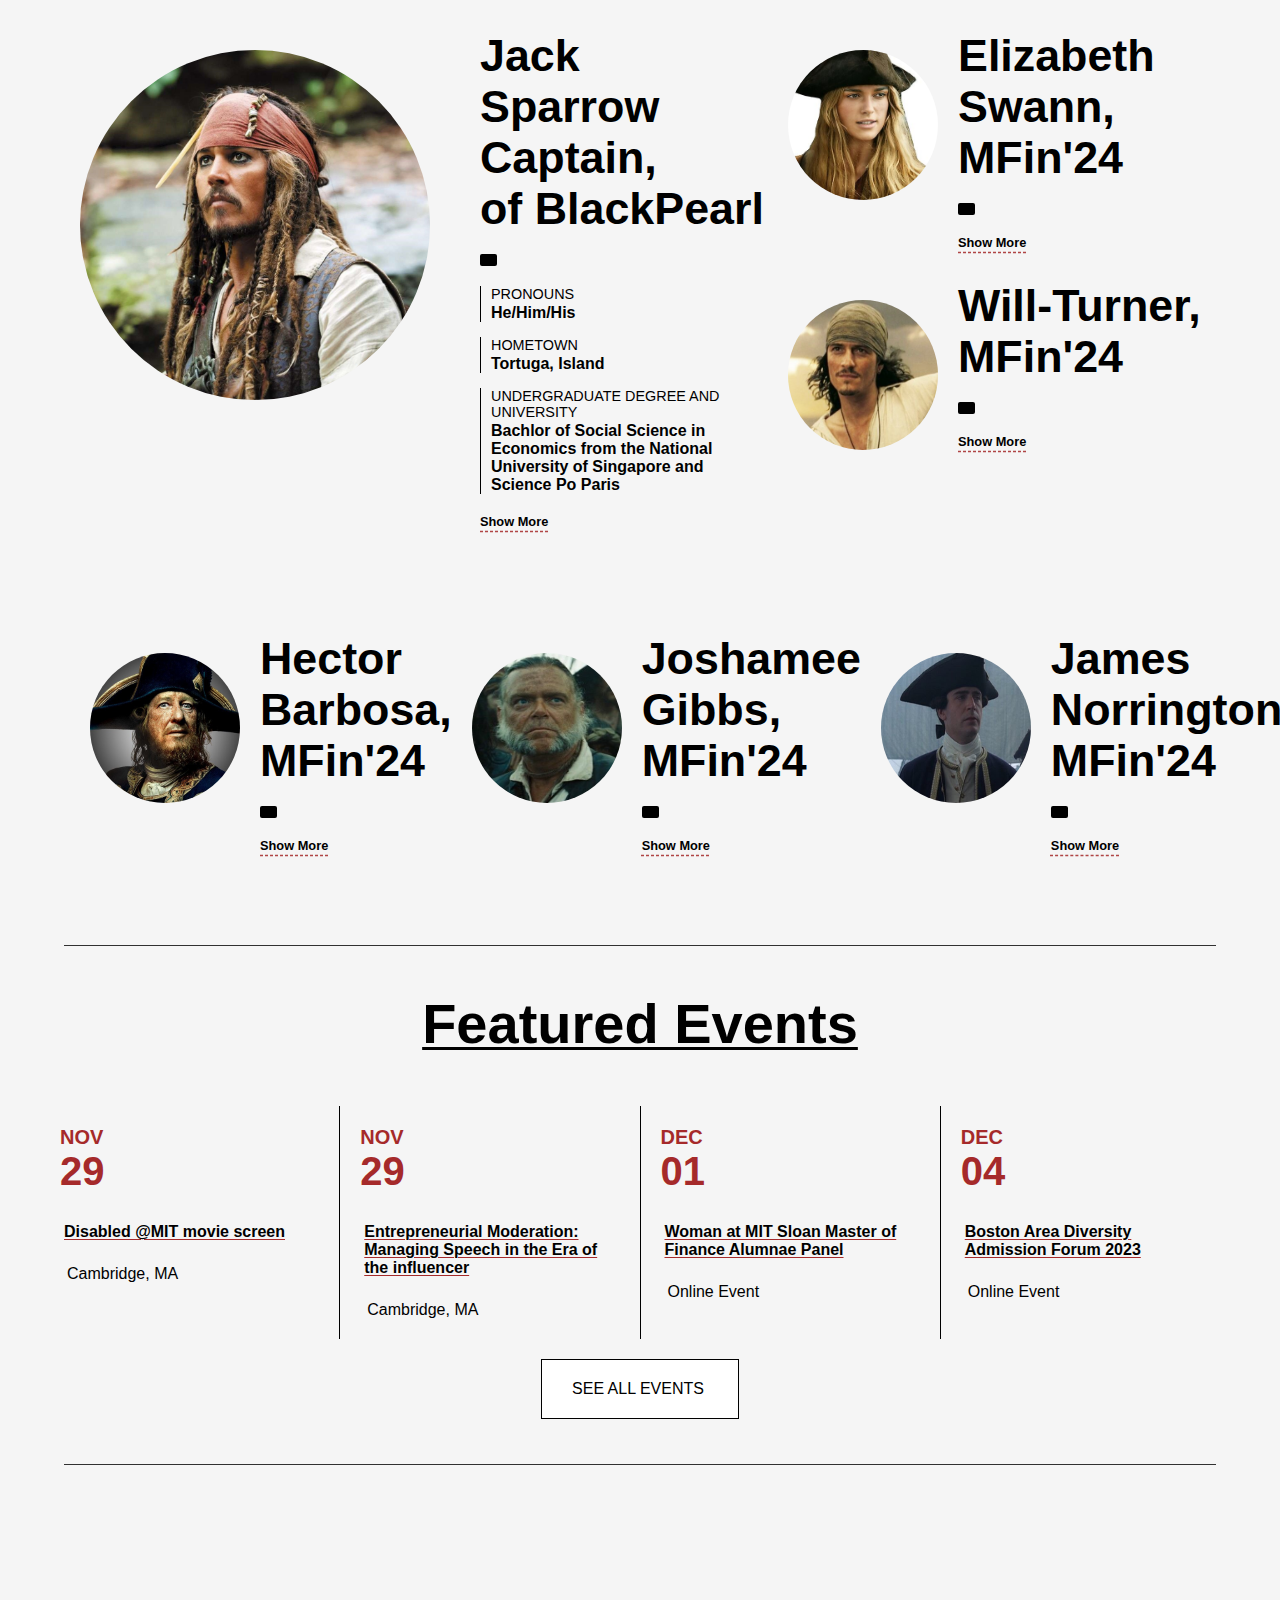
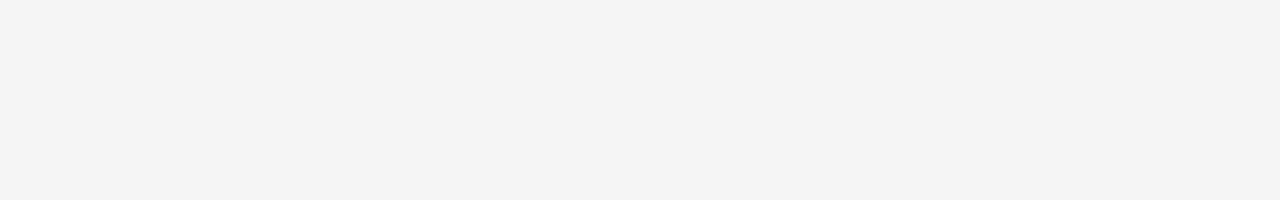
<file: Assignment/ind.html>
<!DOCTYPE html>
<html lang="en">
<head>
    <meta charset="UTF-8">
    <meta name="viewport" content="width=device-width, initial-scale=1.0">
    <title>Document</title>
    <link rel="stylesheet" href="st.css">
    <link rel="stylesheet" href="https://cdnjs.cloudflare.com/ajax/libs/font-awesome/6.4.2/css/all.min.css"
        integrity="sha512-z3gLpd7yknf1YoNbCzqRKc4qyor8gaKU1qmn+CShxbuBusANI9QpRohGBreCFkKxLhei6S9CQXFEbbKuqLg0DA=="
        crossorigin="anonymous" referrerpolicy="no-referrer" />

</head>
<body>
    <section id="page1">
        <!-- view height 67% -->
        <div class="container1">
            <!-- left side width 60 %  -->
            <div class="primary">
                <div class="hero-img">
                    <img src="jack.jpg" alt="Captain Jack Sparrow">
                </div>

                <div class="info">
                    <div class="name">
                        <h1>Jack Sparrow Captain,</h1>
                        <h1>of BlackPearl</h1>
                    </div>
                    
                    <div class="square"></div>
    
                    <div class="gender">
                        <h4>pronouns</h4>
                        <p>He/Him/His</p>
                    </div>
    
                    <div class="gender">
                        <h4>Hometown</h4>
                        <p>Tortuga, Island</p>
                    </div>
    
                    <div class="gender">
                        <h4>Undergraduate degree and university</h4>
                        <p>Bachlor of Social Science in Economics from the National University of Singapore and Science Po Paris</p>
                    </div>
    
                    <p class="click">Show More</p>
                </div>
            </div>

            <div class="secondary">
                <!-- <div class="sub-conatiner"> </div> -->
                <div class="sec c3">
                    <div class="sec-img">
                        <img src="elizabeth.jpeg" alt="">
                    </div>
                    
                    <div class="info-1">
                        <div class="name">
                            <h1>Elizabeth Swann,</h1>
                            <h1>MFin'24</h1>
                        </div>
                        
                        <div class="square"></div>
    
                        <p class="click">Show More</p>
                    </div>
                </div>
    
                <div class="sec c3">
                    <div class="sec-img">
                        <img src="will.jpg" alt="">
                    </div>
                    
                    <div class="info-1">
                        <div class="name">
                            <h1>Will-Turner,</h1>
                            <h1>MFin'24</h1>
                        </div>
                        
                        <div class="square"></div>
    
                        <p class="click">Show More</p>
                    </div>
                </div>
            </div>
        </div>


        <!-- view heigh 33vh -->
        <div class="container2">
            <div class="sec c2">
                <div class="sec-img">
                    <img src="Barbosa.jpeg" alt="">
                </div>
                
                <div class="info-1">
                    <div class="name">
                        <h1>Hector Barbosa,</h1>
                        <h1>MFin'24</h1>
                    </div>
                    
                    <div class="square"></div>

                    <p class="click">Show More</p>
                </div>
            </div>

            <div class="sec">
                <div class="sec-img">
                    <img src="gibbs.jpeg" alt="">
                </div>
                
                <div class="info-1">
                    <div class="name">
                        <h1>Joshamee Gibbs,</h1>
                        <h1>MFin'24</h1>
                    </div>
                    
                    <div class="square"></div>

                    <p class="click">Show More</p>
                </div>
            </div>

            <div class="sec c3">
                <div class="sec-img">
                    <img src="james.jpeg" alt="">
                </div>
                
                <div class="info-1">
                    <div class="name">
                        <h1>James Norrington,</h1>
                        <h1>MFin'24</h1>
                    </div>
                    
                    <div class="square"></div>

                    <p class="click">Show More</p>
                </div>
            </div>
        </div>
    </section>


    <!-- page 2 -->
    
    <section id="page2">
        <hr class="horizontal-line">
        <h1 id="heading">Featured Events</h1>
        <div class="content">
            <div class="sub-content">
                <h4 class="left-align month">Nov</h4>
                <h1 class="left-align date">29</h1>
                <p class="para">Disabled @MIT movie screen</p>
                <div class="location-icon">
                    <i class="fa-solid fa-location-dot"></i>
                    <p>Cambridge, MA</p>
                </div>
            </div>

            <div class="sub-content">
                <h4 class="left-align month">Nov</h4>
                <h1 class="left-align date">29</h1>
                <p class="para">Entrepreneurial Moderation: Managing Speech in the Era of the influencer</p>
                <div class="location-icon">
                    <i class="fa-solid fa-location-dot"></i>
                    <p>Cambridge, MA</p>
                </div>
            </div>

            <div class="sub-content">
                <h4 class="left-align month">Dec</h4>
                <h1 class="left-align date">01</h1>
                <p class="para">Woman at MIT Sloan Master of Finance Alumnae Panel</p>
                <div class="location-icon">
                    <i class="fa-solid fa-wifi"></i>
                    <p>Online Event</p>
                </div>
            </div>

            <div class="sub-content">
                <h4 class="left-align month">Dec</h4>
                <h1 class="left-align date">04</h1>
                <p class="para">Boston Area Diversity Admission Forum 2023</p>
                <div class="location-icon">
                    <i class="fa-solid fa-wifi"></i>
                    <p>Online Event</p>
                </div>
            </div>
        </div>

        <div class="see-all-button">
            <button>
                See All Events
                <i class="fa-solid fa-arrow-right-long"></i>
            </button>
        </div>

        <hr class="horizontal-line">
    </section>
</body>
</html>
</file>
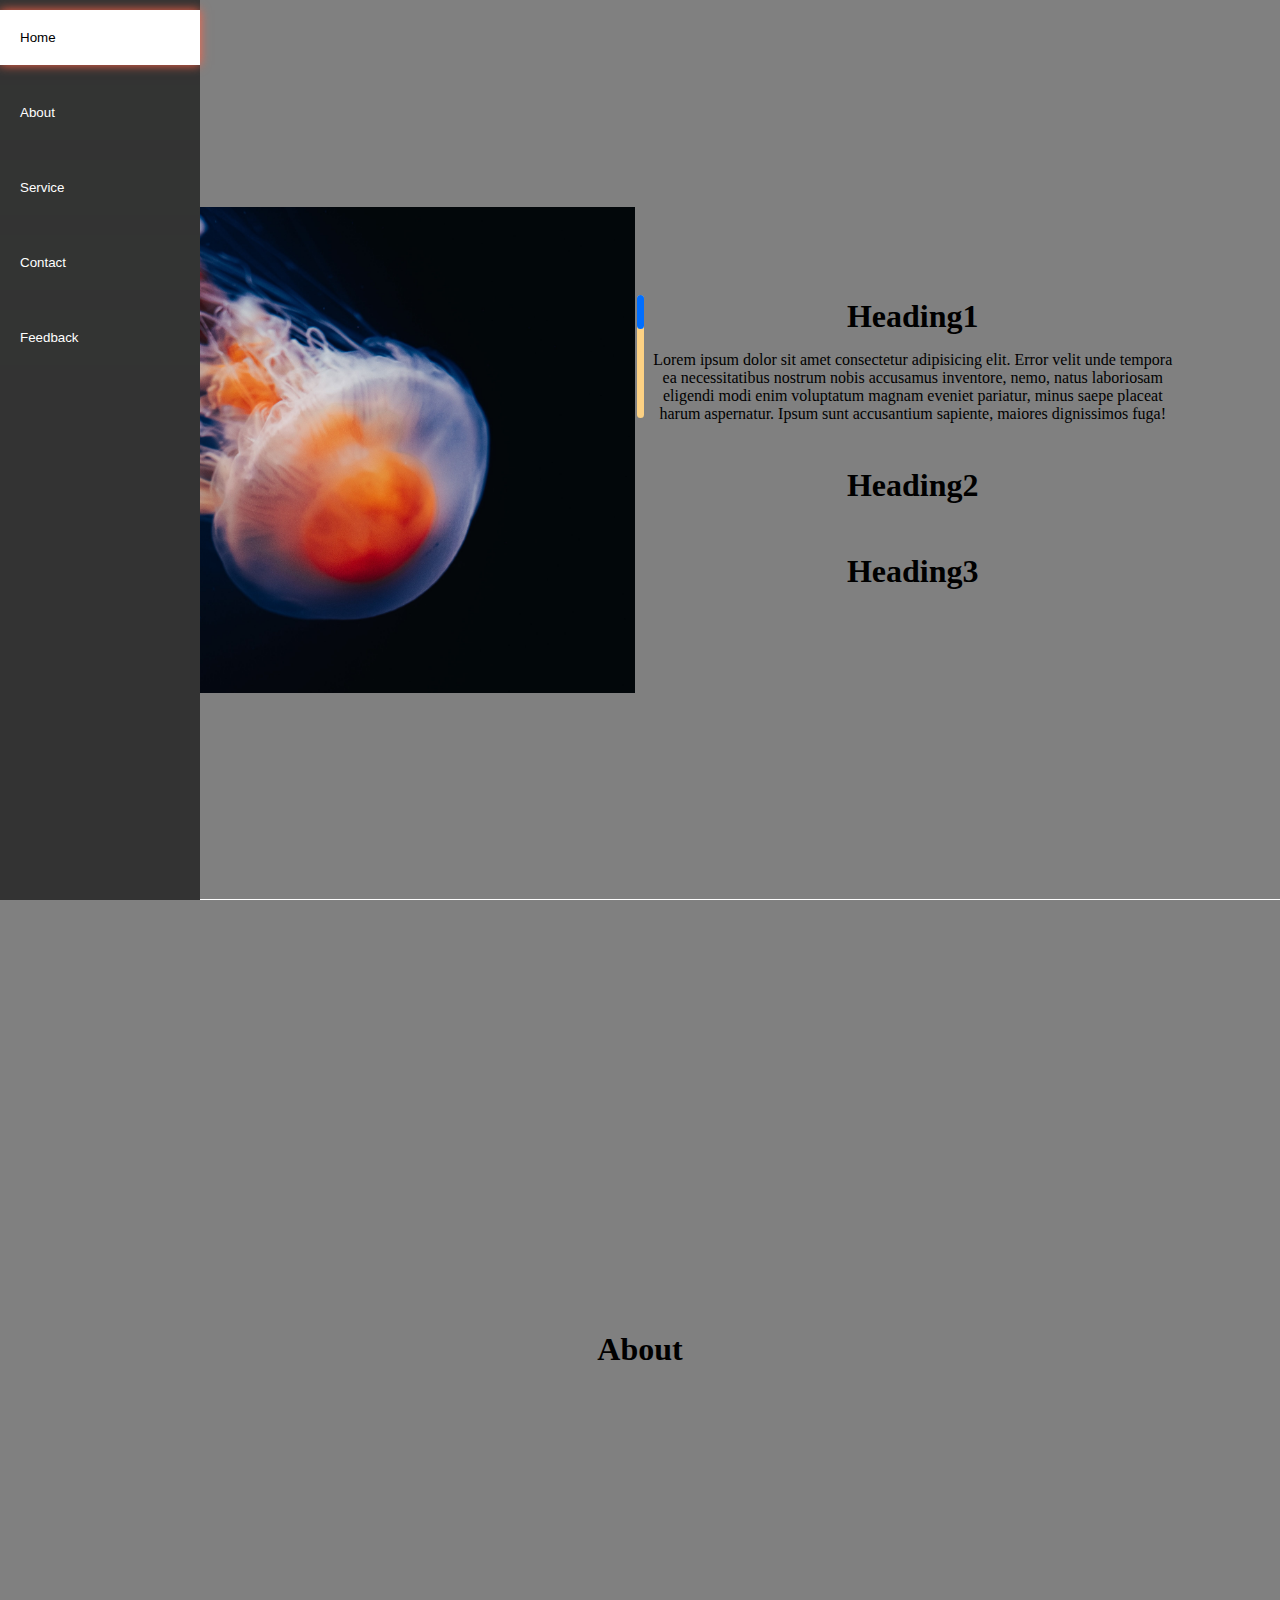
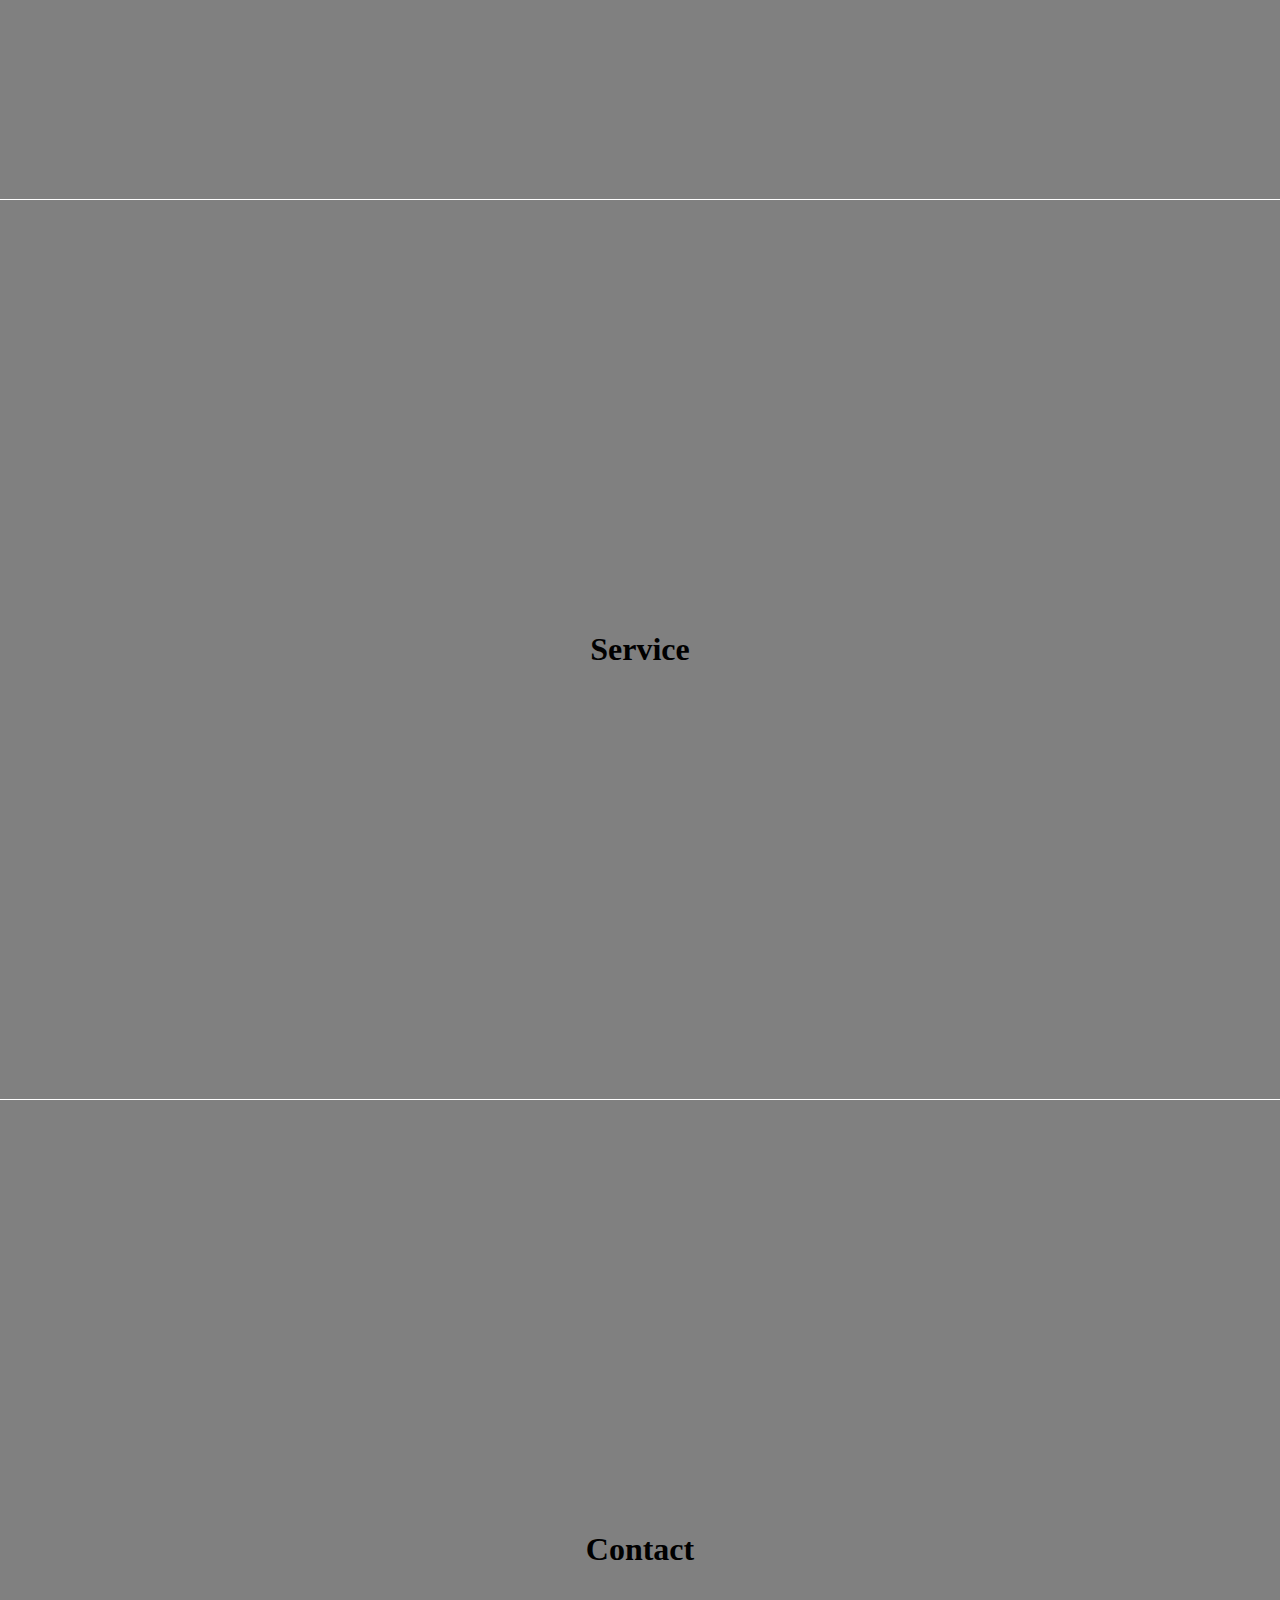
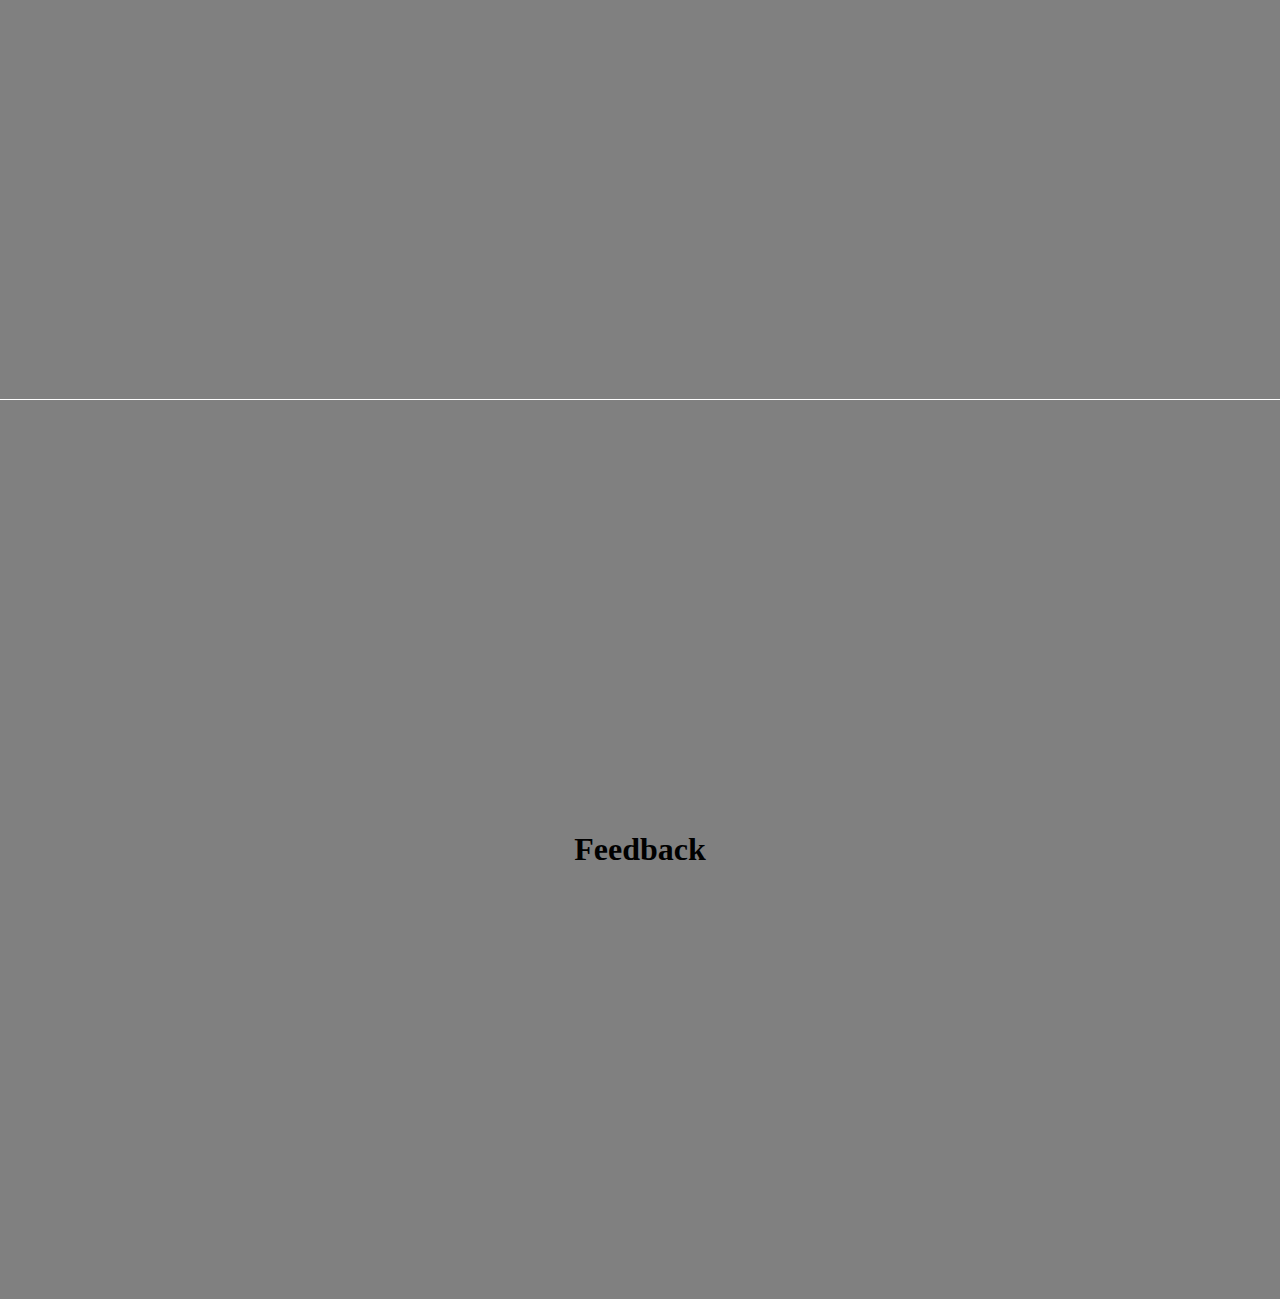
<file: Scroll-Navbar/scroll.html>
<!DOCTYPE html>
<html lang="en">
<head>
    <meta charset="UTF-8">
    <meta name="viewport" content="width=device-width, initial-scale=1.0">
    <link rel="stylesheet" href="scroll.css">
    <title>Ayatrio</title>
</head>
<body>
    <div class="main">
        <div class="contiainer">
            <div class="leftbar">
                <div class="btn-container btn1">
                    <a href="#s1"><button class="home  btn ">Home</button></a>
                </div>
                <div class="btn-container btn2">
                    <a href="#s2"><button class="about btn">About</button></a>
                </div>
                <div class="btn-container btn3">
                    <a href="#s3"><button class="service btn">Service</button></a>
                </div>
                <div class="btn-container btn4">
                    <a href="#s4"><button class="contact btn">Contact</button></a>
                </div>
                <div class="btn-container btn5">
                    <a href="#s5"><button class="feed btn">Feedback</button></a>
                </div>
            </div>
            <div class="middle">
                <div class="section1 sectionclass" id="s1">
                    <div class="main-img">
                        <div class="container-2">
                            <div class="imgContainer-2">
                                <img src="1.jpg" alt="" style="display: block;" id="img1" class="img" srcset="">
                            </div>
                
                            <div class="progressContainer-2">
                                <div class="progress-2">
                                    <div class="e1" id="ei1">
                                        <div class="line-2"></div>
                                    </div>
                                </div>
                                <div class="progress-2">
                                    <div class="e1" id="ei2">
                                        <div class="line-2"></div>
                                    </div>
                                </div>
                                <div class="progress-2">
                                    <div class="e1" id="ei3">
                                        <div class="line-2"></div>
                                    </div>
                                </div>
                            </div>
                
                            <div class="textContainer-2">
                
                                <div>
                                    <h1 class="h11">Heading1</h1>
                                    <p id="1" class="ptag-2">
                                        Lorem ipsum dolor sit amet consectetur adipisicing elit. Error velit unde tempora ea necessitatibus nostrum nobis accusamus inventore, nemo, natus laboriosam eligendi modi enim voluptatum magnam eveniet pariatur, minus saepe placeat harum aspernatur. Ipsum sunt accusantium sapiente, maiores dignissimos fuga!
                                    </p>
                                </div>
                                <div>
                                    <h1 class="h12">Heading2</h1>
                                    <p id="2" class="ptag-2">
                                    </p>
                                </div>
                                <div>
                                    <h1 class="h13">Heading3</h1>
                                    <p id="3" class="ptag-2">
                                    </p>
                                </div>
                
                            </div>
                        </div>
                    </div>
                </div>
                <div class="section2 sectionclass" id="s2">
                    <h1>About</h1>
                </div>
                <div class="section3 sectionclass" id="s3">
                    <h1>Service</h1>
                </div>
                <div class="section4 sectionclass" id="s4">
                    <h1>Contact</h1>
                </div>
                <div class="section5 sectionclass" id="s5">
                    <h1>Feedback</h1>
                </div>
            </div>
        </div>
    </div>
    <script src="scroll.js"></script>
</body>
</html>
</file>
<file: Assignment/st.css>
* {
    margin: 0;
    padding: 0;
    box-sizing: border-box;
}

html, body {
    font-family: Arial, Helvetica, sans-serif;
}

#page1 {
    height: 100vh;
    width: 100%;
    background-color: whitesmoke;
}

.container1 {
    height: 67vh;
    display: flex;
}

/* container 1 primary content */
.primary {
    width: 60%;
    display: flex;
}
.hero-img {
    width: 50%;
    height: 50%;
    margin: 50px;
    margin-left: 80px;
}
.hero-img img{
    width: 350px;
    height: 350px;
    border-radius: 50%;
}

.name {
    font-weight: 700;
    font-size: 1.4rem;
    margin-top: 30px;
    margin-bottom: 20px;
}

.square {
    height: 12px;
    width: 17px;
    background-color: #000;
    border-radius: 2px;
    margin-bottom: 20px;
}

.gender {
    border-left: 1px solid #000;
    margin-bottom: 15px;
    margin-top: 15px;
}

.gender h4 {
    margin-left: 10px;
    text-transform: uppercase;
    font-weight: 200;
    font-size: 0.9rem;
    margin-bottom: 2px;
}

.gender p {
    margin-left: 10px;
    font-weight: 700;
    margin-right: 25px;
}

.click {
    text-decoration:underline;
    text-decoration-style: dashed;
    text-decoration-color: rgb(165 42 42 / 87%);;
    text-underline-offset: 5px;
    margin-top: 20px;
    font-size: 0.8rem;
    font-weight: 700;
}

.secondary {
    width: 40%;
    display: flex;
    flex-direction: column;
}

.sec {
    display: flex;
}

.sec-img {
    margin: 20px;
    margin-top: 50px;
}
.sec-img img {
    width: 150px;
    height: 150px;
    border-radius: 50%;
}

/* page second part container 2 */
.container2 {
    height: 33vh;
    display: flex;
}

.c2 {
    margin-left: 70px;
}

.c3 {
    margin-right: 70px;
}





/* page 2 */
* {
    margin: 0;
    padding: 0;
    box-sizing: border-box;
}

html, body {
    background-color: whitesmoke;
}

#page2 {
    font-family: Arial, Helvetica, sans-serif;
    height: 100vh;
    width: 100%;
    display: flex;
    flex-direction: column;
}

.horizontal-line {
    border: none;
    height: 1px;
    background-color: rgb(0, 0, 0, 0.8);
    width: 90%;
    margin: 45px auto;
}

#heading {
    font-size: 3.5rem;
    text-decoration: underline;
    text-decoration-color: rgb(0, 0, 0);
    text-decoration-thickness: 2.5px;
    display: flex;
    justify-content: center;
    margin-bottom: 50px;
    color: black;
    text-underline-offset: 4px;
}

.content {
    display: flex;
    justify-content: space-between;
}

.location-icon {
    display: flex;
    align-items: center;
}

.location-icon i {
    color: brown;
    padding-right: 7px;
}

.sub-content {
    width: 25%;
    flex: 1;
    padding: 20px;
}

/* vertical line */
.sub-content:not(:last-child) {
    border-right: 1px solid #000;
}

.sub-content:first-child {
    margin-left: 40px;
}

.sub-content:last-child {
    margin-right: 40px;
}

.left-align {
    display: flex;
    align-items: flex-start;
}

.month {
    font-size: 1.25rem;
    color: brown;
    text-transform: uppercase;
}

.date {
    font-size: 2.5rem;
    margin-bottom: 25px;
    color: brown;
}

.para {
    font-weight: 700;
    font-size: 1rem;
    padding: 4px;
    text-decoration: underline;
    text-decoration-color: brown;
    text-decoration-thickness: 1px;
    margin-bottom: 20px;
    text-underline-offset: 2px;
}

.see-all-button {
    text-align: center;
    margin-top: 20px;
}

button {
    padding: 20px 30px;
    background-color: #fff;
    color: black;
    border: 1px solid black;
    font-size: 16px;
    cursor: pointer;
    text-transform: uppercase;
}

button i {
    padding-left: 4px;
    color: brown;
}

button:hover {
    background-color: lightgray;
}
</file>
<file: Scroll-Navbar/scroll.css>
* {
    margin: 0;
    padding: 0;
    box-sizing: border-box;
}

html, body {
    height: 100%;
    width: 100%;
}

.main {
    width: 100%;
    height: 500vh;
    display: flex;
    overflow-y: auto;
    overflow-x: hidden;

}

.leftbar {
    background: rgb(51, 51, 51);
    width: 200px; 
    height: 100%;
    display: flex;
    flex-direction: column;
    align-items: center;
    position: fixed; 
}

.btn-container {
    margin: 10px 0;
    width: 100%; 
}
.btn {
    background-color: rgb(51, 52, 51);
    color: white;
    border: none;
    text-align: left;
padding: 20px;
    cursor: pointer;
    transition: background-color 0.3s;
    width: 100%; 
}
.btn:hover {
    background-color: white;
    color: black;
    box-shadow: 0 0 10px tomato; 
}

.middle {
    width: 80%;
    height: 100%;
    display: flex;
    flex-direction: column;
}

/* Add additional styling for the sections if needed */
.sectionclass{
    background: gray;
    height: 100vh;
    width: 100vw;
    border-bottom: 1px solid white;
    padding:20px;
    display: flex;
    justify-content: center;
    align-items: center;
}

/* Style the active button differently */
.btn:active {
    background-color: yellow    ;
}
.active{
    background-color: white;
    border: black;
    color: black;
    box-shadow: 0 0 10px tomato;

}

::-webkit-scrollbar{
    width: 5px;
    background-color: rgb(51, 51, 51);
}


*{
    margin: 0;
    padding: 0;
    box-sizing: border-box;
}
html , body{
    height: 100%;
    width: 100%;
}
.main-img{
    width: 100%;
    height: 100vh;
    display: flex;
    justify-content: center;
    align-items: center;
}
.container-2{
    width: 120vh;
    height: 90vh;
    display: flex;
    border:none;
    border-radius: 20%;
}
.imgContainer-2{
    width: 50%;
    height: 100%;
    display: flex;
    justify-content: center;
    align-items: center;
    border-radius: 20%;
    transition: opacity 1s ease-in-out;
}
.textContainer-2{
    gap: 44px;
    width: 50%;
    height: 100%;
    display: flex;
    border-radius: 20%;
    flex-direction: column;
    align-items: center;
    justify-content: center;
    text-align: center;
    transition: opacity 1s ease-in-out;
    cursor: pointer;
}
.img {
    width: 100%;
    height: 60%;
    object-fit: cover;
    transition: opacity 0.9s ease-in-out;
}

.text-2 {
    width: 80%;
    height: 80%;
    display: flex;
    flex-direction: column;
    justify-content: center;
    align-items: center;
    opacity: 0;
    transition: opacity 0.5s ease-in-out;
}
#img1{
visibility: visible;
}
.progress-2{
    margin: 2px;
    width: 7px;
    height: 22%;
    border-radius:30px ;
    transition: height all 0.7s ease;
}
.e1 {
    width: 100%;
    height: 100%;
    background-color: rgb(252, 209, 131);
    border-radius:30px ;
    transition: margin-top 0.8s ease-in-out;
}
.line-2 {
    width: 100%;
    height: 3%;
    border-radius:30px ;
    background-color:rgb(0, 110, 255);
    transition: height 0.5s all ;
}
.progressContainer-2 {
    display: flex;
    justify-content: flex-start;
    align-items: center;
    flex-direction: column;
    margin-top: 23%;
}

.h11{
    margin-bottom: 3%;
}
.h12{
    margin-bottom: 4%;
}
.h13{
    margin-bottom: 8%;
}
.e1{
    transition: opacity 0.7s ease;
    
}
</file>
